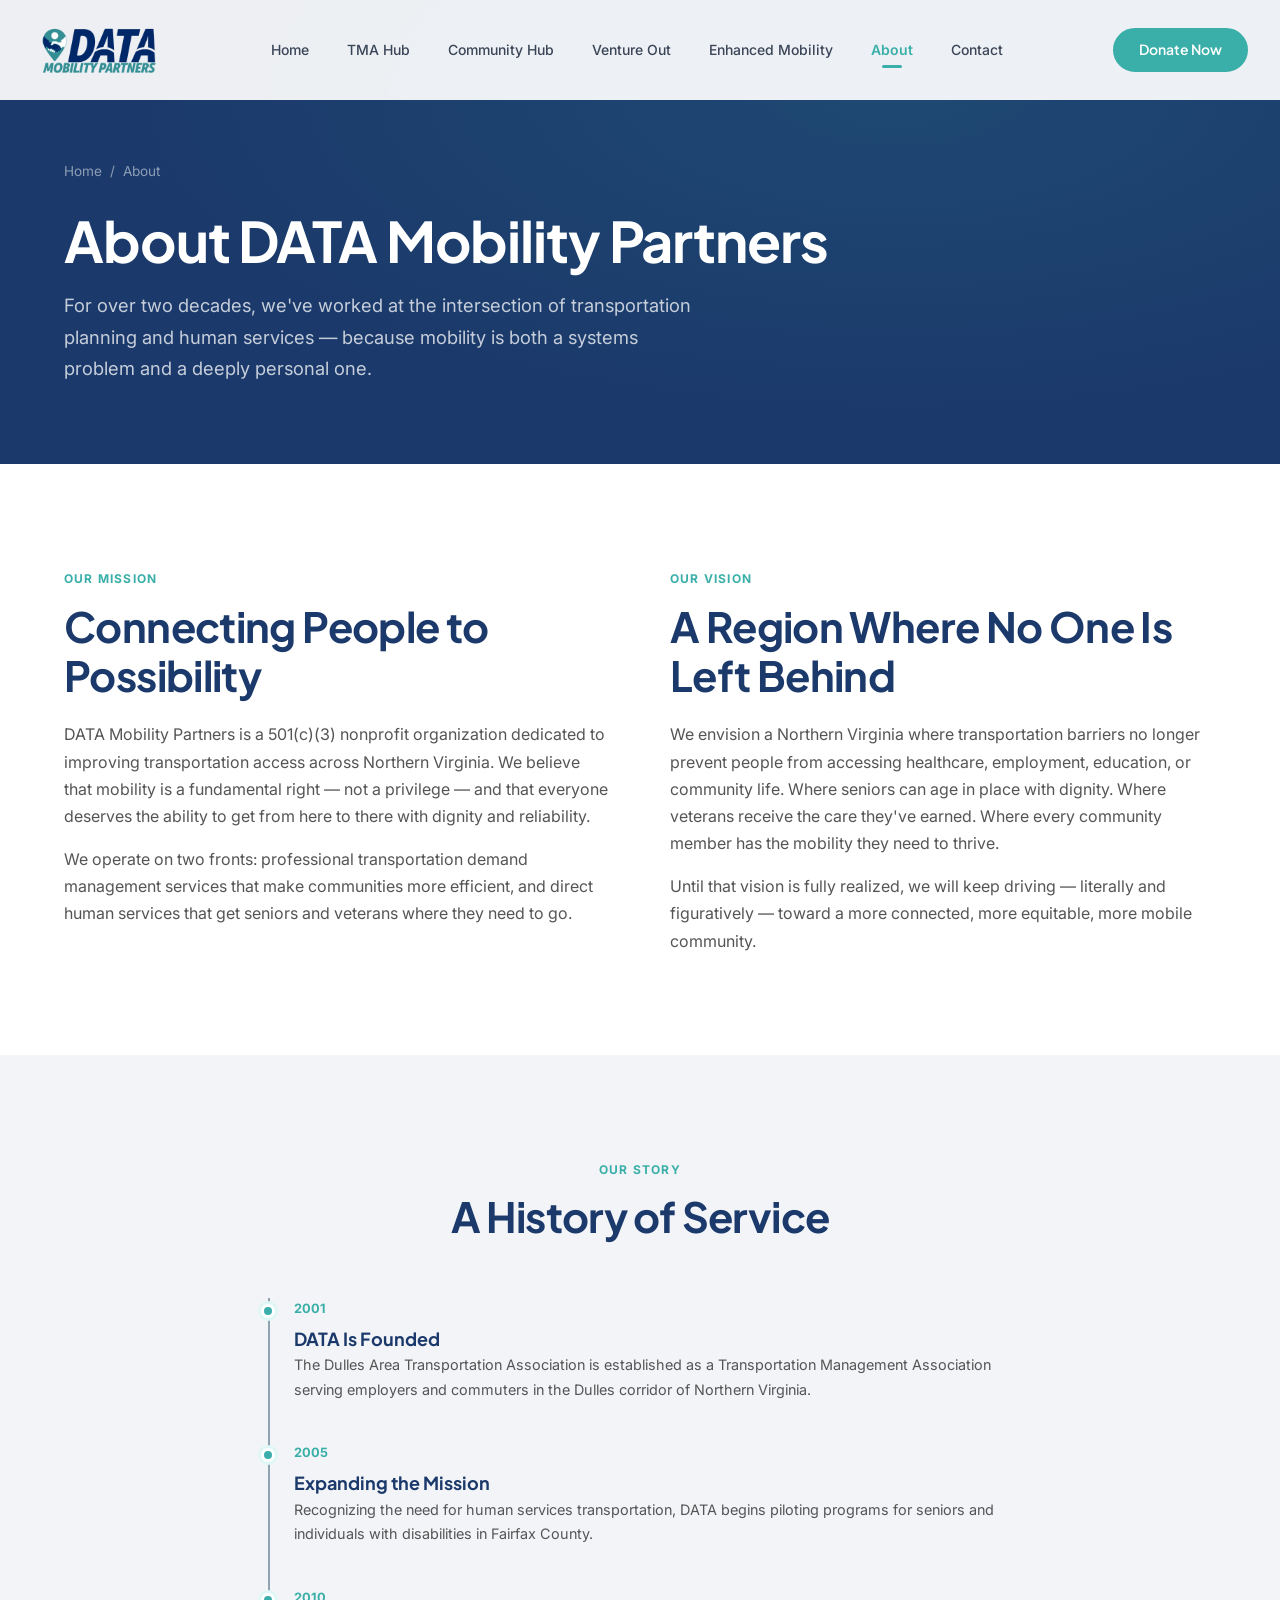
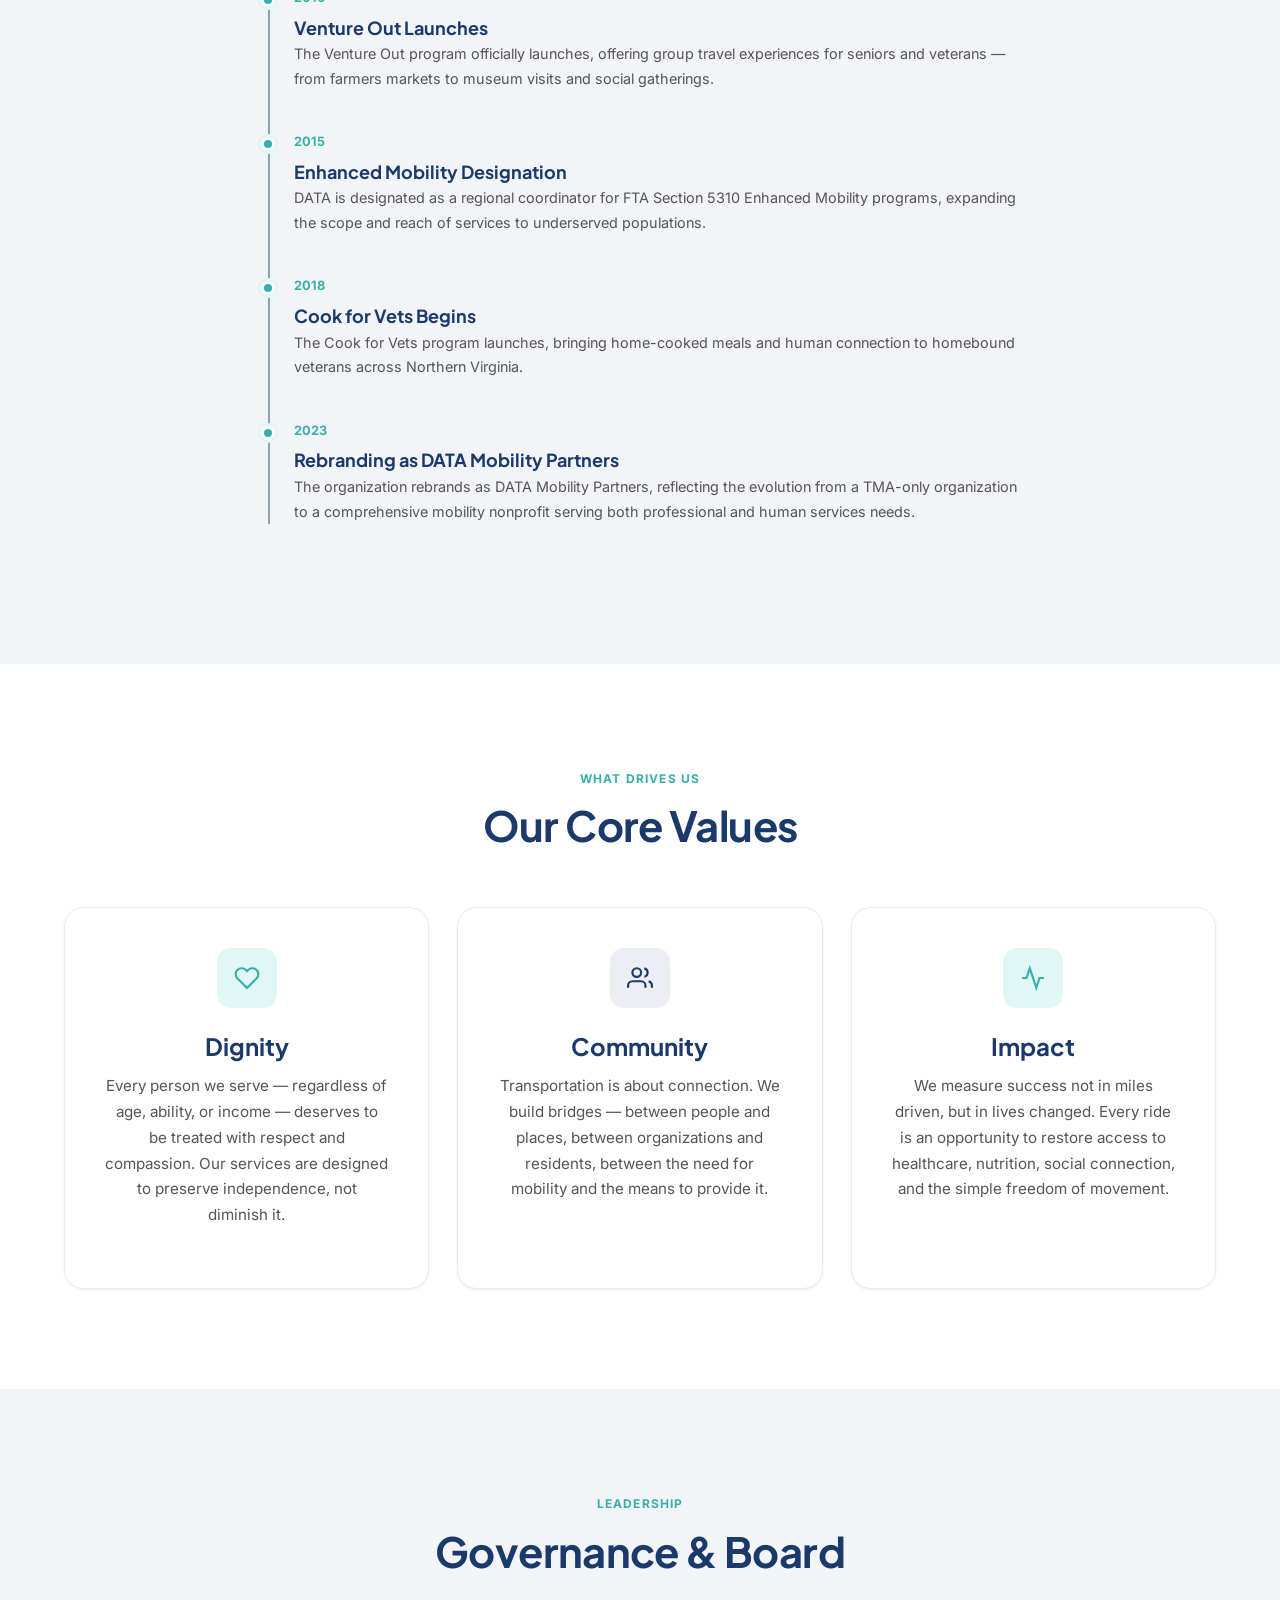
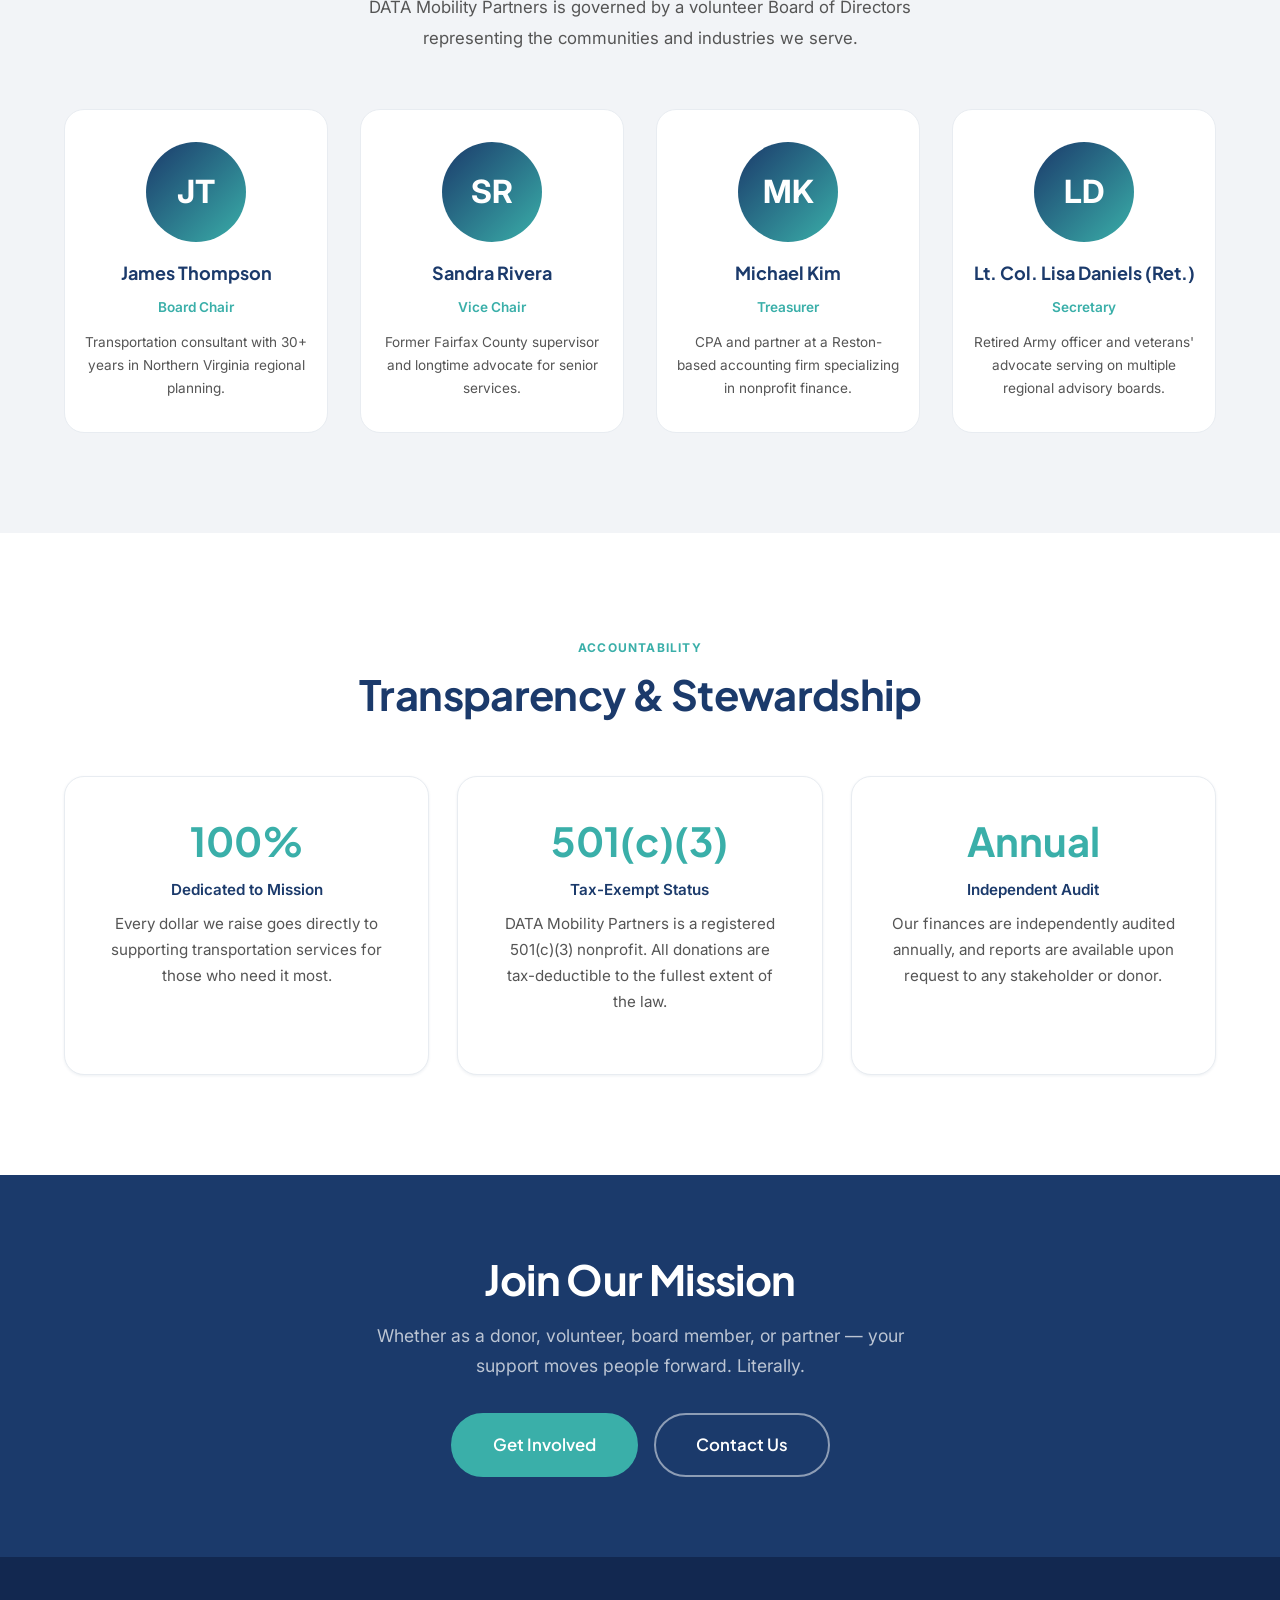
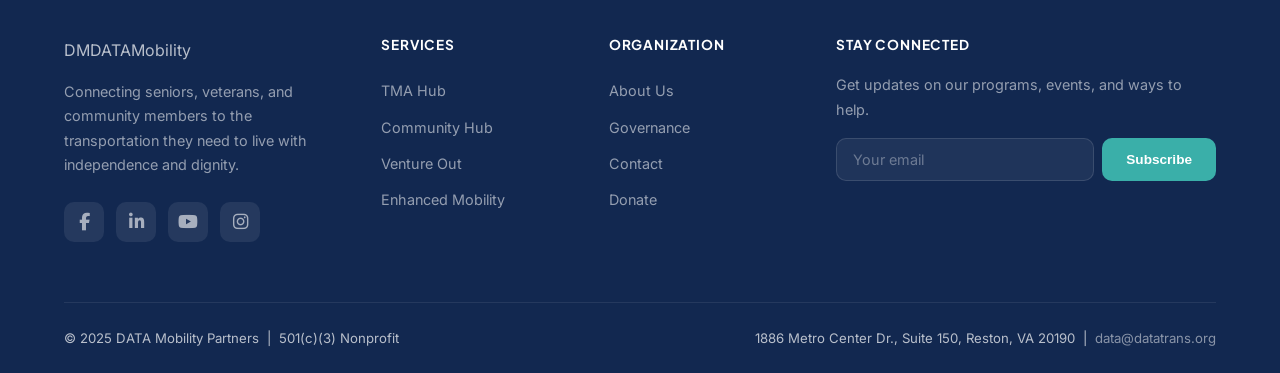
<file: about.html>
<!DOCTYPE html>
<html lang="en">
<head>
  <meta charset="UTF-8">
  <meta name="viewport" content="width=device-width, initial-scale=1.0">
  <title>About &amp; Governance | DATA Mobility Partners</title>
  <meta name="description" content="Learn about DATA Mobility Partners' mission, history, leadership, and governance structure as a 501(c)(3) nonprofit serving Northern Virginia.">
  <link rel="preconnect" href="https://fonts.googleapis.com">
  <link rel="preconnect" href="https://fonts.gstatic.com" crossorigin>
  <link href="https://fonts.googleapis.com/css2?family=Inter:wght@400;500;600&family=Plus+Jakarta+Sans:wght@600;700;800&display=swap" rel="stylesheet">
  <link rel="stylesheet" href="https://cdnjs.cloudflare.com/ajax/libs/font-awesome/6.5.1/css/all.min.css">
  <link rel="stylesheet" href="styles.css">
</head>
<body>

  <!-- ===== HEADER ===== -->
  <header class="site-header">
    <nav class="nav-inner">
      <a href="index.html" class="nav-logo">
        <img src="logo.png" alt="DATA Mobility Partners" style="background: transparent;">
      </a>
      <div class="nav-links">
        <a href="index.html">Home</a>
        <a href="tma-hub.html">TMA Hub</a>
        <a href="community-hub.html">Community Hub</a>
        <a href="venture-out.html">Venture Out</a>
        <a href="enhanced-mobility.html">Enhanced Mobility</a>
        <a href="about.html" class="active">About</a>
        <a href="contact.html">Contact</a>
      </div>
      <a href="contact.html" class="btn btn-primary btn-sm nav-cta">Donate Now</a>
      <button class="nav-toggle" aria-label="Toggle navigation" aria-expanded="false">
        <span></span><span></span><span></span>
      </button>
    </nav>
    <div class="mobile-menu">
      <a href="index.html">Home</a>
      <a href="tma-hub.html">TMA Hub</a>
      <a href="community-hub.html">Community Hub</a>
      <a href="venture-out.html">Venture Out</a>
      <a href="enhanced-mobility.html">Enhanced Mobility</a>
      <a href="about.html" class="active">About</a>
      <a href="contact.html">Contact</a>
      <a href="contact.html" class="btn btn-primary">Donate Now</a>
    </div>
  </header>

  <!-- ===== PAGE HERO ===== -->
  <section class="page-hero">
    <div class="container">
      <div class="page-hero-content fade-up">
        <div class="breadcrumb">
          <a href="index.html">Home</a>
          <span>/</span>
          <span>About</span>
        </div>
        <h1>About DATA Mobility Partners</h1>
        <p>For over two decades, we've worked at the intersection of transportation planning and human services — because mobility is both a systems problem and a deeply personal one.</p>
      </div>
    </div>
  </section>

  <!-- ===== MISSION & VISION ===== -->
  <section class="section">
    <div class="container">
      <div class="two-col fade-up">
        <div>
          <span class="section-label">Our Mission</span>
          <h2 style="margin-bottom:20px;">Connecting People to Possibility</h2>
          <p>DATA Mobility Partners is a 501(c)(3) nonprofit organization dedicated to improving transportation access across Northern Virginia. We believe that mobility is a fundamental right — not a privilege — and that everyone deserves the ability to get from here to there with dignity and reliability.</p>
          <p style="margin-top:16px;">We operate on two fronts: professional transportation demand management services that make communities more efficient, and direct human services that get seniors and veterans where they need to go.</p>
        </div>
        <div>
          <span class="section-label">Our Vision</span>
          <h2 style="margin-bottom:20px;">A Region Where No One Is Left Behind</h2>
          <p>We envision a Northern Virginia where transportation barriers no longer prevent people from accessing healthcare, employment, education, or community life. Where seniors can age in place with dignity. Where veterans receive the care they've earned. Where every community member has the mobility they need to thrive.</p>
          <p style="margin-top:16px;">Until that vision is fully realized, we will keep driving — literally and figuratively — toward a more connected, more equitable, more mobile community.</p>
        </div>
      </div>
    </div>
  </section>

  <!-- ===== HISTORY TIMELINE ===== -->
  <section class="section bg-gray">
    <div class="container">
      <div class="section-header centered fade-up">
        <span class="section-label">Our Story</span>
        <h2>A History of Service</h2>
      </div>
      <div class="container-narrow fade-up">
        <div class="timeline">
          <div class="timeline-item">
            <div class="year">2001</div>
            <h4>DATA Is Founded</h4>
            <p>The Dulles Area Transportation Association is established as a Transportation Management Association serving employers and commuters in the Dulles corridor of Northern Virginia.</p>
          </div>
          <div class="timeline-item">
            <div class="year">2005</div>
            <h4>Expanding the Mission</h4>
            <p>Recognizing the need for human services transportation, DATA begins piloting programs for seniors and individuals with disabilities in Fairfax County.</p>
          </div>
          <div class="timeline-item">
            <div class="year">2010</div>
            <h4>Venture Out Launches</h4>
            <p>The Venture Out program officially launches, offering group travel experiences for seniors and veterans — from farmers markets to museum visits and social gatherings.</p>
          </div>
          <div class="timeline-item">
            <div class="year">2015</div>
            <h4>Enhanced Mobility Designation</h4>
            <p>DATA is designated as a regional coordinator for FTA Section 5310 Enhanced Mobility programs, expanding the scope and reach of services to underserved populations.</p>
          </div>
          <div class="timeline-item">
            <div class="year">2018</div>
            <h4>Cook for Vets Begins</h4>
            <p>The Cook for Vets program launches, bringing home-cooked meals and human connection to homebound veterans across Northern Virginia.</p>
          </div>
          <div class="timeline-item">
            <div class="year">2023</div>
            <h4>Rebranding as DATA Mobility Partners</h4>
            <p>The organization rebrands as DATA Mobility Partners, reflecting the evolution from a TMA-only organization to a comprehensive mobility nonprofit serving both professional and human services needs.</p>
          </div>
        </div>
      </div>
    </div>
  </section>

  <!-- ===== VALUES ===== -->
  <section class="section">
    <div class="container">
      <div class="section-header centered fade-up">
        <span class="section-label">What Drives Us</span>
        <h2>Our Core Values</h2>
      </div>
      <div class="cards-grid-3 stagger-children">
        <div class="card fade-up text-center">
          <div class="card-icon teal" style="margin:0 auto 24px;">
            <svg width="26" height="26" fill="none" stroke="currentColor" stroke-width="2" viewBox="0 0 24 24"><path d="M20.84 4.61a5.5 5.5 0 0 0-7.78 0L12 5.67l-1.06-1.06a5.5 5.5 0 0 0-7.78 7.78l1.06 1.06L12 21.23l7.78-7.78 1.06-1.06a5.5 5.5 0 0 0 0-7.78z"/></svg>
          </div>
          <h3>Dignity</h3>
          <p>Every person we serve — regardless of age, ability, or income — deserves to be treated with respect and compassion. Our services are designed to preserve independence, not diminish it.</p>
        </div>
        <div class="card fade-up text-center">
          <div class="card-icon navy" style="margin:0 auto 24px;">
            <svg width="26" height="26" fill="none" stroke="currentColor" stroke-width="2" viewBox="0 0 24 24"><path d="M17 21v-2a4 4 0 0 0-4-4H5a4 4 0 0 0-4 4v2"/><circle cx="9" cy="7" r="4"/><path d="M23 21v-2a4 4 0 0 0-3-3.87"/><path d="M16 3.13a4 4 0 0 1 0 7.75"/></svg>
          </div>
          <h3>Community</h3>
          <p>Transportation is about connection. We build bridges — between people and places, between organizations and residents, between the need for mobility and the means to provide it.</p>
        </div>
        <div class="card fade-up text-center">
          <div class="card-icon teal" style="margin:0 auto 24px;">
            <svg width="26" height="26" fill="none" stroke="currentColor" stroke-width="2" viewBox="0 0 24 24"><polyline points="22 12 18 12 15 21 9 3 6 12 2 12"/></svg>
          </div>
          <h3>Impact</h3>
          <p>We measure success not in miles driven, but in lives changed. Every ride is an opportunity to restore access to healthcare, nutrition, social connection, and the simple freedom of movement.</p>
        </div>
      </div>
    </div>
  </section>

  <!-- ===== GOVERNANCE ===== -->
  <section class="section bg-gray" id="governance">
    <div class="container">
      <div class="section-header centered fade-up">
        <span class="section-label">Leadership</span>
        <h2>Governance &amp; Board</h2>
        <p>DATA Mobility Partners is governed by a volunteer Board of Directors representing the communities and industries we serve.</p>
      </div>
      <div class="team-grid stagger-children">
        <div class="team-card fade-up">
          <div class="avatar">JT</div>
          <h4>James Thompson</h4>
          <p class="role">Board Chair</p>
          <p>Transportation consultant with 30+ years in Northern Virginia regional planning.</p>
        </div>
        <div class="team-card fade-up">
          <div class="avatar">SR</div>
          <h4>Sandra Rivera</h4>
          <p class="role">Vice Chair</p>
          <p>Former Fairfax County supervisor and longtime advocate for senior services.</p>
        </div>
        <div class="team-card fade-up">
          <div class="avatar">MK</div>
          <h4>Michael Kim</h4>
          <p class="role">Treasurer</p>
          <p>CPA and partner at a Reston-based accounting firm specializing in nonprofit finance.</p>
        </div>
        <div class="team-card fade-up">
          <div class="avatar">LD</div>
          <h4>Lt. Col. Lisa Daniels (Ret.)</h4>
          <p class="role">Secretary</p>
          <p>Retired Army officer and veterans' advocate serving on multiple regional advisory boards.</p>
        </div>
      </div>
    </div>
  </section>

  <!-- ===== TRANSPARENCY ===== -->
  <section class="section">
    <div class="container">
      <div class="section-header centered fade-up">
        <span class="section-label">Accountability</span>
        <h2>Transparency &amp; Stewardship</h2>
      </div>
      <div class="cards-grid-3 stagger-children">
        <div class="card fade-up text-center">
          <h3 style="color:var(--teal);font-size:2.5rem;">100%</h3>
          <p style="font-weight:600;color:var(--navy);margin-bottom:8px;">Dedicated to Mission</p>
          <p>Every dollar we raise goes directly to supporting transportation services for those who need it most.</p>
        </div>
        <div class="card fade-up text-center">
          <h3 style="color:var(--teal);font-size:2.5rem;">501(c)(3)</h3>
          <p style="font-weight:600;color:var(--navy);margin-bottom:8px;">Tax-Exempt Status</p>
          <p>DATA Mobility Partners is a registered 501(c)(3) nonprofit. All donations are tax-deductible to the fullest extent of the law.</p>
        </div>
        <div class="card fade-up text-center">
          <h3 style="color:var(--teal);font-size:2.5rem;">Annual</h3>
          <p style="font-weight:600;color:var(--navy);margin-bottom:8px;">Independent Audit</p>
          <p>Our finances are independently audited annually, and reports are available upon request to any stakeholder or donor.</p>
        </div>
      </div>
    </div>
  </section>

  <!-- ===== CTA ===== -->
  <section class="section bg-navy text-center" style="padding:80px 0;">
    <div class="container fade-up">
      <h2 style="color:var(--white);margin-bottom:16px;">Join Our Mission</h2>
      <p style="color:rgba(255,255,255,.7);font-size:1.1rem;max-width:560px;margin:0 auto 32px;">Whether as a donor, volunteer, board member, or partner — your support moves people forward. Literally.</p>
      <div class="btn-group" style="justify-content:center;">
        <a href="contact.html" class="btn btn-primary btn-lg">Get Involved</a>
        <a href="contact.html" class="btn btn-outline btn-lg">Contact Us</a>
      </div>
    </div>
  </section>

  <!-- ===== FOOTER ===== -->
  <footer class="site-footer">
    <div class="container">
      <div class="footer-grid">
        <div class="footer-brand">
          <a href="index.html" class="nav-logo">
            <span class="logo-icon">DM</span>
            DATA <span class="teal">Mobility</span>
          </a>
          <p>Connecting seniors, veterans, and community members to the transportation they need to live with independence and dignity.</p>
          <div class="social-links">
            <a href="#" aria-label="Facebook"><i class="fab fa-facebook-f"></i></a>
            <a href="#" aria-label="LinkedIn"><i class="fab fa-linkedin-in"></i></a>
            <a href="#" aria-label="YouTube"><i class="fab fa-youtube"></i></a>
            <a href="https://www.instagram.com" aria-label="Instagram"><i class="fab fa-instagram"></i></a>
          </div>
        </div>
        <div class="footer-col">
          <h4>Services</h4>
          <a href="tma-hub.html">TMA Hub</a>
          <a href="community-hub.html">Community Hub</a>
          <a href="venture-out.html">Venture Out</a>
          <a href="enhanced-mobility.html">Enhanced Mobility</a>
        </div>
        <div class="footer-col">
          <h4>Organization</h4>
          <a href="about.html">About Us</a>
          <a href="about.html#governance">Governance</a>
          <a href="contact.html">Contact</a>
          <a href="contact.html">Donate</a>
        </div>
        <div class="footer-col footer-newsletter">
          <h4>Stay Connected</h4>
          <p>Get updates on our programs, events, and ways to help.</p>
          <form class="newsletter-form">
            <input type="email" placeholder="Your email" aria-label="Email for newsletter" required>
            <button type="submit">Subscribe</button>
          </form>
        </div>
      </div>
      <div class="footer-bottom">
        <span>&copy; 2025 DATA Mobility Partners &nbsp;|&nbsp; 501(c)(3) Nonprofit</span>
        <span>1886 Metro Center Dr., Suite 150, Reston, VA 20190 &nbsp;|&nbsp; <a href="mailto:data@datatrans.org">data@datatrans.org</a></span>
      </div>
    </div>
  </footer>

  <script src="main.js"></script>
</body>
</html>
</file>
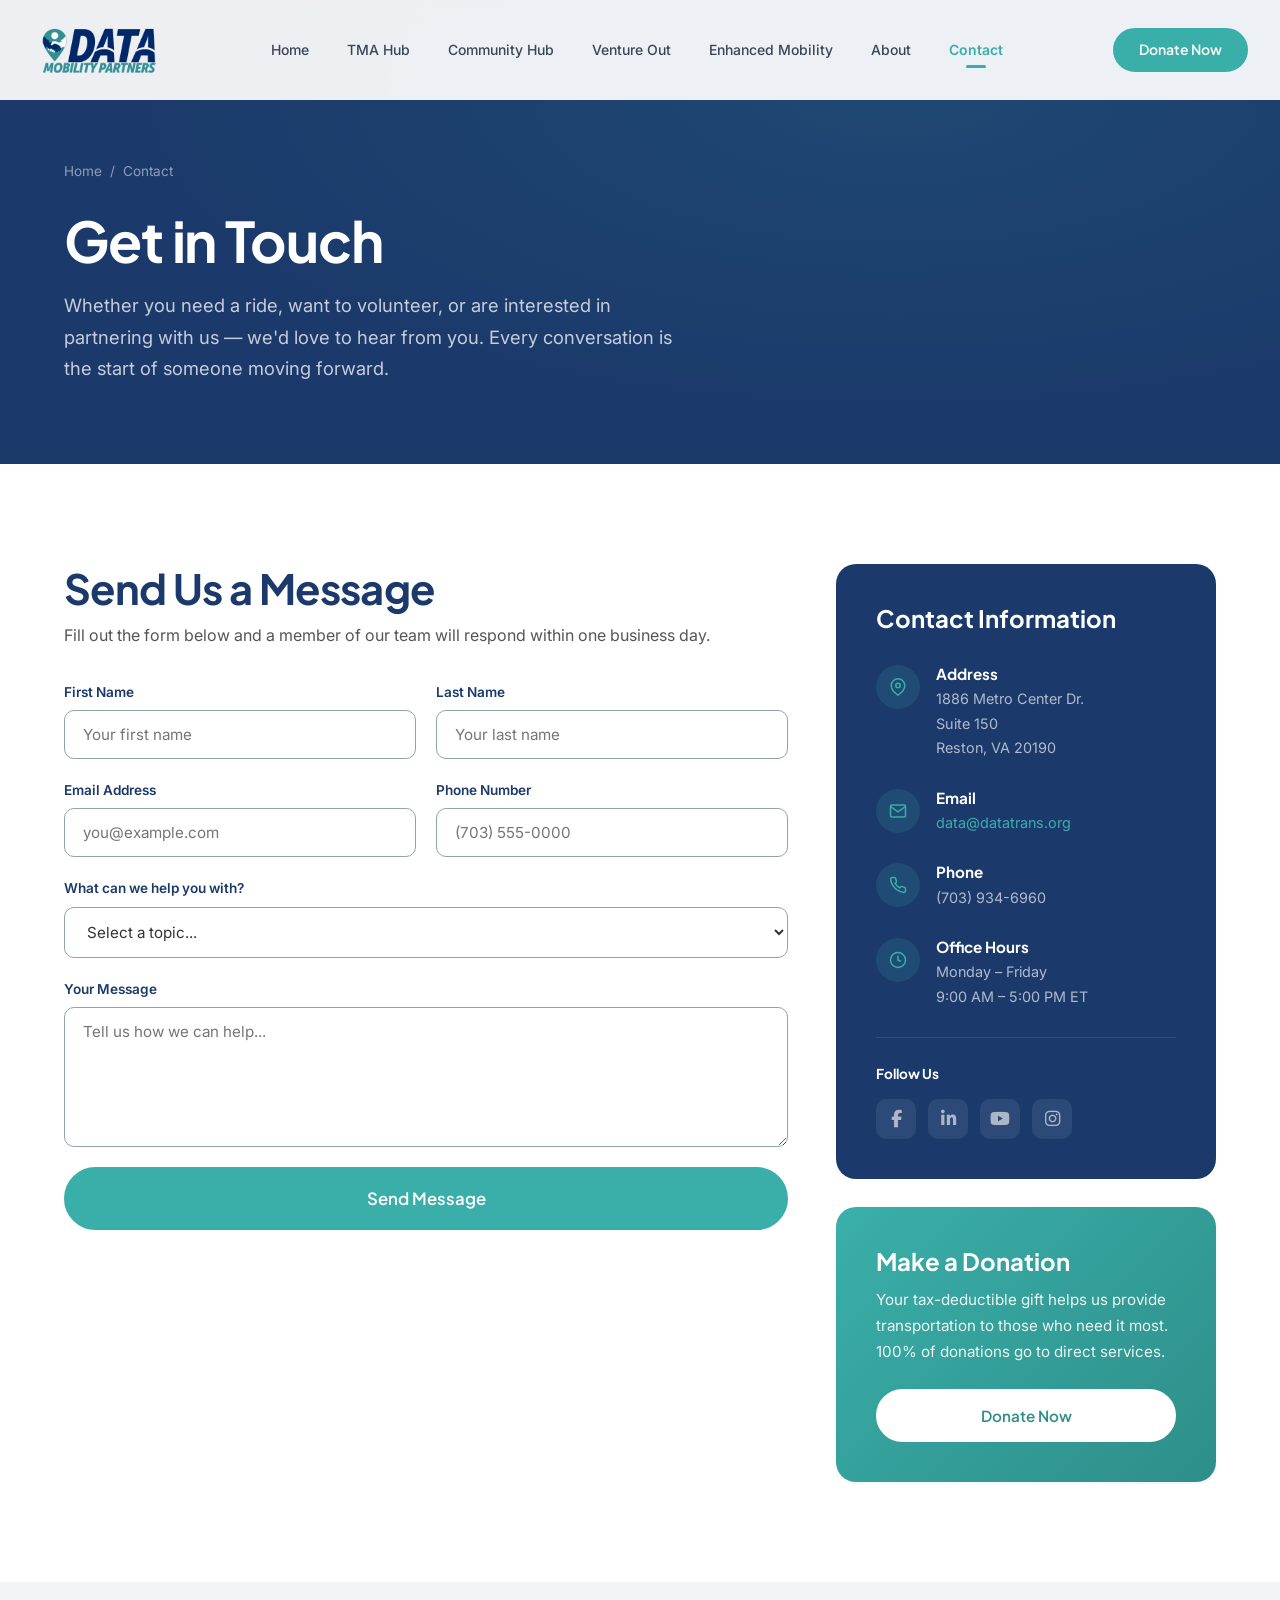
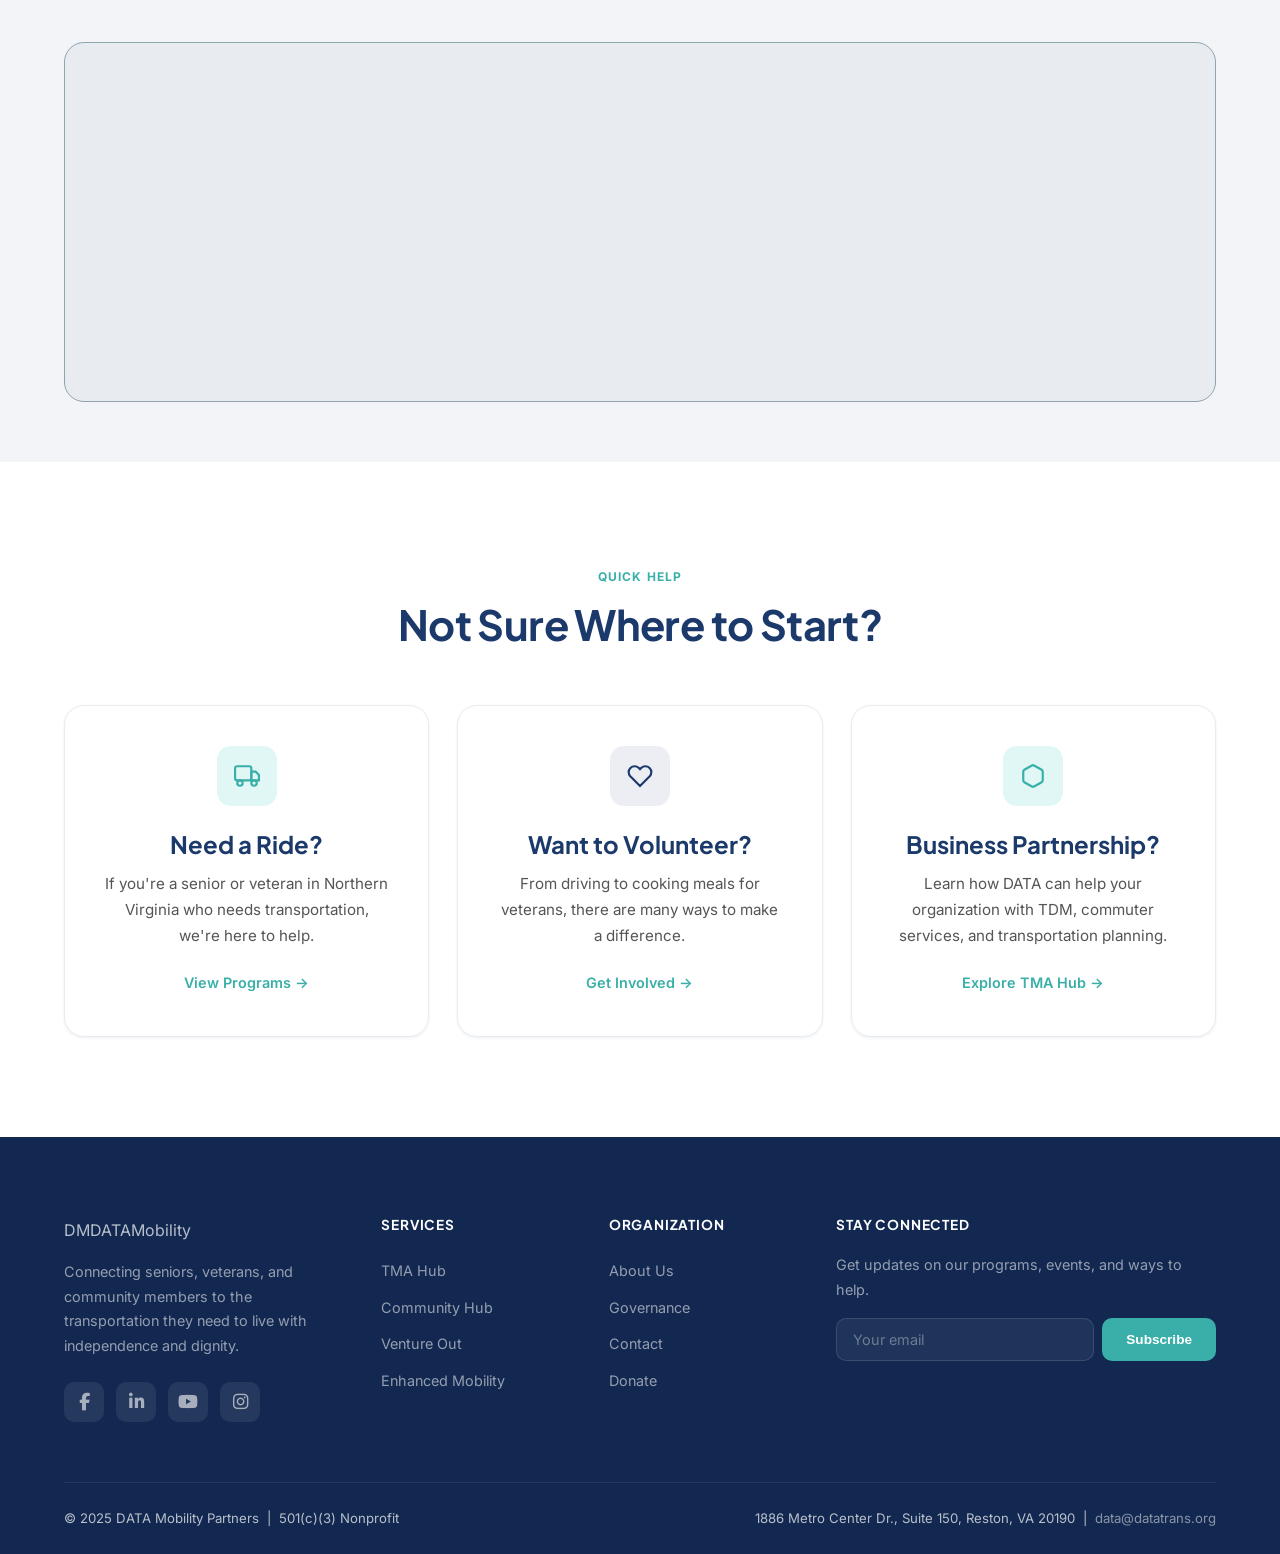
<file: contact.html>
<!DOCTYPE html>
<html lang="en">
<head>
  <meta charset="UTF-8">
  <meta name="viewport" content="width=device-width, initial-scale=1.0">
  <title>Contact Us | DATA Mobility Partners</title>
  <meta name="description" content="Get in touch with DATA Mobility Partners — whether you need transportation services, want to volunteer, or are interested in partnering with us.">
  <link rel="preconnect" href="https://fonts.googleapis.com">
  <link rel="preconnect" href="https://fonts.gstatic.com" crossorigin>
  <link href="https://fonts.googleapis.com/css2?family=Inter:wght@400;500;600&family=Plus+Jakarta+Sans:wght@600;700;800&display=swap" rel="stylesheet">
  <link rel="stylesheet" href="https://cdnjs.cloudflare.com/ajax/libs/font-awesome/6.5.1/css/all.min.css">
  <link rel="stylesheet" href="styles.css">
</head>
<body>

  <!-- ===== HEADER ===== -->
  <header class="site-header">
    <nav class="nav-inner">
      <a href="index.html" class="nav-logo">
        <img src="logo.png" alt="DATA Mobility Partners" style="background: transparent;">
      </a>
      <div class="nav-links">
        <a href="index.html">Home</a>
        <a href="tma-hub.html">TMA Hub</a>
        <a href="community-hub.html">Community Hub</a>
        <a href="venture-out.html">Venture Out</a>
        <a href="enhanced-mobility.html">Enhanced Mobility</a>
        <a href="about.html">About</a>
        <a href="contact.html" class="active">Contact</a>
      </div>
      <a href="contact.html" class="btn btn-primary btn-sm nav-cta">Donate Now</a>
      <button class="nav-toggle" aria-label="Toggle navigation" aria-expanded="false">
        <span></span><span></span><span></span>
      </button>
    </nav>
    <div class="mobile-menu">
      <a href="index.html">Home</a>
      <a href="tma-hub.html">TMA Hub</a>
      <a href="community-hub.html">Community Hub</a>
      <a href="venture-out.html">Venture Out</a>
      <a href="enhanced-mobility.html">Enhanced Mobility</a>
      <a href="about.html">About</a>
      <a href="contact.html" class="active">Contact</a>
      <a href="contact.html" class="btn btn-primary">Donate Now</a>
    </div>
  </header>

  <!-- ===== PAGE HERO ===== -->
  <section class="page-hero">
    <div class="container">
      <div class="page-hero-content fade-up">
        <div class="breadcrumb">
          <a href="index.html">Home</a>
          <span>/</span>
          <span>Contact</span>
        </div>
        <h1>Get in Touch</h1>
        <p>Whether you need a ride, want to volunteer, or are interested in partnering with us — we'd love to hear from you. Every conversation is the start of someone moving forward.</p>
      </div>
    </div>
  </section>

  <!-- ===== CONTACT FORM + SIDEBAR ===== -->
  <section class="section">
    <div class="container">
      <div class="layout-sidebar fade-up">
        <!-- Form -->
        <div>
          <h2 style="margin-bottom:8px;">Send Us a Message</h2>
          <p style="margin-bottom:32px;">Fill out the form below and a member of our team will respond within one business day.</p>
          <form id="contact-form">
            <div class="form-grid">
              <div class="form-group">
                <label for="first-name">First Name</label>
                <input type="text" id="first-name" name="first-name" placeholder="Your first name" required>
              </div>
              <div class="form-group">
                <label for="last-name">Last Name</label>
                <input type="text" id="last-name" name="last-name" placeholder="Your last name" required>
              </div>
              <div class="form-group">
                <label for="email">Email Address</label>
                <input type="email" id="email" name="email" placeholder="you@example.com" required>
              </div>
              <div class="form-group">
                <label for="phone">Phone Number</label>
                <input type="tel" id="phone" name="phone" placeholder="(703) 555-0000">
              </div>
              <div class="form-group full">
                <label for="subject">What can we help you with?</label>
                <select id="subject" name="subject" required>
                  <option value="" disabled selected>Select a topic...</option>
                  <option value="ride">I need transportation services</option>
                  <option value="venture-out">Venture Out program enrollment</option>
                  <option value="volunteer">I want to volunteer</option>
                  <option value="donate">I'd like to make a donation</option>
                  <option value="tma">TMA / Professional services inquiry</option>
                  <option value="partnership">Partnership opportunity</option>
                  <option value="media">Media inquiry</option>
                  <option value="other">Other</option>
                </select>
              </div>
              <div class="form-group full">
                <label for="message">Your Message</label>
                <textarea id="message" name="message" placeholder="Tell us how we can help..." required></textarea>
              </div>
              <div class="form-group full">
                <button type="submit" class="btn btn-primary btn-lg" style="width:100%;justify-content:center;">Send Message</button>
              </div>
            </div>
          </form>
        </div>

        <!-- Sidebar -->
        <div>
          <div class="contact-info-card">
            <h3>Contact Information</h3>
            <div class="contact-info-item">
              <div class="icon-circle">
                <svg width="18" height="18" fill="none" stroke="currentColor" stroke-width="2" viewBox="0 0 24 24"><path d="M21 10c0 7-9 13-9 13s-9-6-9-13a9 9 0 0 1 18 0z"/><circle cx="12" cy="10" r="3"/></svg>
              </div>
              <div>
                <h4>Address</h4>
                <p>1886 Metro Center Dr.<br>Suite 150<br>Reston, VA 20190</p>
              </div>
            </div>
            <div class="contact-info-item">
              <div class="icon-circle">
                <svg width="18" height="18" fill="none" stroke="currentColor" stroke-width="2" viewBox="0 0 24 24"><path d="M4 4h16c1.1 0 2 .9 2 2v12c0 1.1-.9 2-2 2H4c-1.1 0-2-.9-2-2V6c0-1.1.9-2 2-2z"/><polyline points="22,6 12,13 2,6"/></svg>
              </div>
              <div>
                <h4>Email</h4>
                <p><a href="mailto:data@datatrans.org" style="color:var(--teal);">data@datatrans.org</a></p>
              </div>
            </div>
            <div class="contact-info-item">
              <div class="icon-circle">
                <svg width="18" height="18" fill="none" stroke="currentColor" stroke-width="2" viewBox="0 0 24 24"><path d="M22 16.92v3a2 2 0 0 1-2.18 2 19.79 19.79 0 0 1-8.63-3.07 19.5 19.5 0 0 1-6-6 19.79 19.79 0 0 1-3.07-8.67A2 2 0 0 1 4.11 2h3a2 2 0 0 1 2 1.72 12.84 12.84 0 0 0 .7 2.81 2 2 0 0 1-.45 2.11L8.09 9.91a16 16 0 0 0 6 6l1.27-1.27a2 2 0 0 1 2.11-.45 12.84 12.84 0 0 0 2.81.7A2 2 0 0 1 22 16.92z"/></svg>
              </div>
              <div>
                <h4>Phone</h4>
                <p>(703) 934-6960</p>
              </div>
            </div>
            <div class="contact-info-item">
              <div class="icon-circle">
                <svg width="18" height="18" fill="none" stroke="currentColor" stroke-width="2" viewBox="0 0 24 24"><circle cx="12" cy="12" r="10"/><polyline points="12 6 12 12 16 14"/></svg>
              </div>
              <div>
                <h4>Office Hours</h4>
                <p>Monday – Friday<br>9:00 AM – 5:00 PM ET</p>
              </div>
            </div>

            <hr style="border:none;border-top:1px solid rgba(255,255,255,.1);margin:28px 0;">

            <h4 style="color:var(--white);font-size:.85rem;margin-bottom:16px;">Follow Us</h4>
            <div class="social-links">
            <a href="#" aria-label="Facebook"><i class="fab fa-facebook-f"></i></a>
            <a href="#" aria-label="LinkedIn"><i class="fab fa-linkedin-in"></i></a>
            <a href="#" aria-label="YouTube"><i class="fab fa-youtube"></i></a>
            <a href="https://www.instagram.com" aria-label="Instagram"><i class="fab fa-instagram"></i></a>
          </div>
          </div>

          <!-- Donate Card -->
          <div class="card" style="margin-top:28px;background:linear-gradient(135deg,var(--teal),var(--teal-dark));border:none;color:var(--white);">
            <h3 style="color:var(--white);margin-bottom:12px;">Make a Donation</h3>
            <p style="color:rgba(255,255,255,.9);margin-bottom:24px;">Your tax-deductible gift helps us provide transportation to those who need it most. 100% of donations go to direct services.</p>
            <a href="#" class="btn" style="background:var(--white);color:var(--teal-dark);border-color:var(--white);width:100%;justify-content:center;">Donate Now</a>
          </div>
        </div>
      </div>
    </div>
  </section>

  <!-- ===== MAP ===== -->
  <section class="section-sm bg-gray">
    <div class="container fade-up">
      <div class="map-placeholder">
        <iframe
          src="https://www.google.com/maps/embed?pb=!1m18!1m12!1m3!1d3104.8954392812797!2d-77.35910868464959!3d38.95518797955967!2m3!1f0!2f0!3f0!3m2!1i1024!2i768!4f13.1!3m3!1m2!1s0x89b64b6e15257f65%3A0x8b0c6f4b24a8a8f0!2s1886+Metro+Center+Dr%2C+Reston%2C+VA+20190!5e0!3m2!1sen!1sus!4v1690000000000"
          allowfullscreen="" loading="lazy"
          referrerpolicy="no-referrer-when-downgrade"
          title="DATA Mobility Partners office location"
        ></iframe>
      </div>
    </div>
  </section>

  <!-- ===== QUICK HELP ===== -->
  <section class="section">
    <div class="container">
      <div class="section-header centered fade-up">
        <span class="section-label">Quick Help</span>
        <h2>Not Sure Where to Start?</h2>
      </div>
      <div class="cards-grid-3 stagger-children">
        <div class="card fade-up text-center">
          <div class="card-icon teal" style="margin:0 auto 24px;">
            <svg width="26" height="26" fill="none" stroke="currentColor" stroke-width="2" viewBox="0 0 24 24"><rect x="1" y="3" width="15" height="13" rx="2"/><path d="M16 8h4l3 3v5h-7V8z"/><circle cx="5.5" cy="18.5" r="2.5"/><circle cx="18.5" cy="18.5" r="2.5"/></svg>
          </div>
          <h3>Need a Ride?</h3>
          <p>If you're a senior or veteran in Northern Virginia who needs transportation, we're here to help.</p>
          <a href="community-hub.html" class="card-link" style="justify-content:center;">View Programs →</a>
        </div>
        <div class="card fade-up text-center">
          <div class="card-icon navy" style="margin:0 auto 24px;">
            <svg width="26" height="26" fill="none" stroke="currentColor" stroke-width="2" viewBox="0 0 24 24"><path d="M20.84 4.61a5.5 5.5 0 0 0-7.78 0L12 5.67l-1.06-1.06a5.5 5.5 0 0 0-7.78 7.78l1.06 1.06L12 21.23l7.78-7.78 1.06-1.06a5.5 5.5 0 0 0 0-7.78z"/></svg>
          </div>
          <h3>Want to Volunteer?</h3>
          <p>From driving to cooking meals for veterans, there are many ways to make a difference.</p>
          <a href="venture-out.html" class="card-link" style="justify-content:center;">Get Involved →</a>
        </div>
        <div class="card fade-up text-center">
          <div class="card-icon teal" style="margin:0 auto 24px;">
            <svg width="26" height="26" fill="none" stroke="currentColor" stroke-width="2" viewBox="0 0 24 24"><path d="M21 16V8a2 2 0 0 0-1-1.73l-7-4a2 2 0 0 0-2 0l-7 4A2 2 0 0 0 3 8v8a2 2 0 0 0 1 1.73l7 4a2 2 0 0 0 2 0l7-4A2 2 0 0 0 21 16z"/></svg>
          </div>
          <h3>Business Partnership?</h3>
          <p>Learn how DATA can help your organization with TDM, commuter services, and transportation planning.</p>
          <a href="tma-hub.html" class="card-link" style="justify-content:center;">Explore TMA Hub →</a>
        </div>
      </div>
    </div>
  </section>

  <!-- ===== FOOTER ===== -->
  <footer class="site-footer">
    <div class="container">
      <div class="footer-grid">
        <div class="footer-brand">
          <a href="index.html" class="nav-logo">
            <span class="logo-icon">DM</span>
            DATA <span class="teal">Mobility</span>
          </a>
          <p>Connecting seniors, veterans, and community members to the transportation they need to live with independence and dignity.</p>
          <div class="social-links">
            <a href="#" aria-label="Facebook"><i class="fab fa-facebook-f"></i></a>
            <a href="#" aria-label="LinkedIn"><i class="fab fa-linkedin-in"></i></a>
            <a href="#" aria-label="YouTube"><i class="fab fa-youtube"></i></a>
            <a href="https://www.instagram.com" aria-label="Instagram"><i class="fab fa-instagram"></i></a>
          </div>
        </div>
        <div class="footer-col">
          <h4>Services</h4>
          <a href="tma-hub.html">TMA Hub</a>
          <a href="community-hub.html">Community Hub</a>
          <a href="venture-out.html">Venture Out</a>
          <a href="enhanced-mobility.html">Enhanced Mobility</a>
        </div>
        <div class="footer-col">
          <h4>Organization</h4>
          <a href="about.html">About Us</a>
          <a href="about.html#governance">Governance</a>
          <a href="contact.html">Contact</a>
          <a href="contact.html">Donate</a>
        </div>
        <div class="footer-col footer-newsletter">
          <h4>Stay Connected</h4>
          <p>Get updates on our programs, events, and ways to help.</p>
          <form class="newsletter-form">
            <input type="email" placeholder="Your email" aria-label="Email for newsletter" required>
            <button type="submit">Subscribe</button>
          </form>
        </div>
      </div>
      <div class="footer-bottom">
        <span>&copy; 2025 DATA Mobility Partners &nbsp;|&nbsp; 501(c)(3) Nonprofit</span>
        <span>1886 Metro Center Dr., Suite 150, Reston, VA 20190 &nbsp;|&nbsp; <a href="mailto:data@datatrans.org">data@datatrans.org</a></span>
      </div>
    </div>
  </footer>

  <script src="main.js"></script>
</body>
</html>
</file>
<file: styles.css>
/* ===================================================================
   DATA Mobility Partners — Master Stylesheet
   Brand: Navy #1B3A6B | Teal #3AAFA9 | Gold #D4A017 | Soft White #F2F4F7
   =================================================================== */

/* ---------- Reset & Base ---------- */
*, *::before, *::after { box-sizing: border-box; margin: 0; padding: 0; }

:root {
  --navy:       #1B3A6B;
  --navy-dark:  #122850;
  --teal:       #3AAFA9;
  --teal-dark:  #2E8E89;
  --teal-light: #E0F7F6;
  --gold:       #D4A017;
  --gold-dark:  #B8890F;
  --gold-light: #FDF5E0;
  --white:      #FFFFFF;
  --gray-bg:    #F2F4F7;
  --gray-100:   #E8ECF1;
  --gray-200:   #8FA3B1;
  --gray-500:   #8FA3B1;
  --gray-700:   #3A4558;
  --text:       #333333;
  --text-light: #555555;
  --sky-slate:  #8FA3B1;
  --shadow-sm:  0 1px 3px rgba(27,58,107,.08);
  --shadow-md:  0 4px 16px rgba(27,58,107,.10);
  --shadow-lg:  0 12px 40px rgba(27,58,107,.12);
  --shadow-xl:  0 20px 60px rgba(27,58,107,.15);
  --radius:     12px;
  --radius-lg:  20px;
  --transition: .3s cubic-bezier(.4,0,.2,1);
}

html { scroll-behavior: smooth; font-size: 16px; }

body {
  font-family: 'Inter', system-ui, -apple-system, sans-serif;
  color: var(--text);
  background: var(--white);
  line-height: 1.7;
  -webkit-font-smoothing: antialiased;
  overflow-x: hidden;
}

img { max-width: 100%; height: auto; display: block; }
a   { color: inherit; text-decoration: none; }
ul, ol { list-style: none; }

h1, h2, h3, h4, h5 {
  font-family: 'Plus Jakarta Sans', 'Inter', sans-serif;
  font-weight: 700;
  line-height: 1.2;
  color: var(--navy);
}

h1 { font-size: clamp(2.2rem, 5vw, 3.5rem); letter-spacing: -.02em; }
h2 { font-size: clamp(1.8rem, 4vw, 2.6rem); letter-spacing: -.015em; }
h3 { font-size: clamp(1.2rem, 2.5vw, 1.5rem); }
h4 { font-size: 1.125rem; }

p { color: var(--text-light); }

/* ---------- Utility ---------- */
.container  { width: 100%; max-width: 1200px; margin: 0 auto; padding: 0 24px; }
.container-narrow { width: 100%; max-width: 820px; margin: 0 auto; padding: 0 24px; }

.section    { padding: 100px 0; }
.section-sm { padding: 60px 0; }

.text-center { text-align: center; }
.text-white  { color: var(--white); }
.text-navy   { color: var(--navy); }
.text-teal   { color: var(--teal); }

.bg-white { background: var(--white); }
.bg-gray  { background: var(--gray-bg); }
.bg-navy  { background: var(--navy); }
.bg-teal  { background: var(--teal); }

.sr-only {
  position: absolute; width: 1px; height: 1px;
  padding: 0; margin: -1px; overflow: hidden;
  clip: rect(0,0,0,0); border: 0;
}

/* ---------- Buttons ---------- */
.btn {
  display: inline-flex; align-items: center; gap: 8px;
  padding: 14px 32px; border-radius: 50px;
  font-family: 'Plus Jakarta Sans', sans-serif;
  font-weight: 600; font-size: .95rem;
  border: 2px solid transparent;
  cursor: pointer; transition: var(--transition);
  text-align: center; line-height: 1.4;
}

.btn-primary {
  background: var(--teal); color: var(--white); border-color: var(--teal);
}
.btn-primary:hover {
  background: var(--teal-dark); border-color: var(--teal-dark);
  transform: translateY(-2px); box-shadow: var(--shadow-md);
}

.btn-outline {
  background: transparent; color: var(--white); border-color: rgba(255,255,255,.5);
}
.btn-outline:hover {
  background: var(--white); color: var(--navy);
  border-color: var(--white); transform: translateY(-2px);
}

.btn-navy {
  background: var(--navy); color: var(--white); border-color: var(--navy);
}
.btn-navy:hover {
  background: var(--navy-dark); border-color: var(--navy-dark);
  transform: translateY(-2px); box-shadow: var(--shadow-md);
}

.btn-outline-navy {
  background: transparent; color: var(--navy); border-color: var(--navy);
}
.btn-outline-navy:hover {
  background: var(--navy); color: var(--white);
  transform: translateY(-2px);
}

.btn-sm { padding: 10px 24px; font-size: .875rem; }
.btn-lg { padding: 18px 40px; font-size: 1.05rem; }

.btn-group { display: flex; flex-wrap: wrap; gap: 16px; }

/* ---------- Navigation ---------- */
.site-header {
  position: fixed; top: 0; left: 0; right: 0;
  z-index: 1000;
  background: rgba(255,255,255,.92);
  backdrop-filter: blur(20px);
  -webkit-backdrop-filter: blur(20px);
  border-bottom: none;
  transition: var(--transition);
}

.site-header.scrolled {
  box-shadow: var(--shadow-sm);
}

.nav-inner {
  display: flex; align-items: center; justify-content: space-between;
  height: 100px; max-width: 1320px; margin: 0 auto; padding: 0 32px;
}

.nav-logo {
  display: flex; align-items: center;
  background: transparent; padding: 0; border: none;
}

.nav-logo img {
  height: 70px; width: auto; vertical-align: middle;
  background: transparent; border: none; padding: 0;
}

.nav-links {
  display: flex; align-items: center; gap: 6px;
}

.nav-links a {
  padding: 8px 16px; border-radius: 8px;
  font-size: .875rem; font-weight: 500;
  color: var(--gray-700);
  transition: var(--transition);
  position: relative;
}

.nav-links a:hover {
  color: var(--navy); background: var(--gray-bg);
}

.nav-links a.active {
  color: var(--teal); font-weight: 600;
}

.nav-links a.active::after {
  content: '';
  position: absolute; bottom: 2px; left: 50%; transform: translateX(-50%);
  width: 20px; height: 3px; border-radius: 3px;
  background: var(--teal);
}

.nav-cta {
  margin-left: 12px;
}

/* Mobile nav toggle */
.nav-toggle {
  display: none; background: none; border: none;
  cursor: pointer; padding: 8px;
  flex-direction: column; gap: 5px;
}
.nav-toggle span {
  width: 24px; height: 2.5px; border-radius: 2px;
  background: var(--navy); transition: var(--transition);
}

/* Mobile menu */
.mobile-menu {
  display: none; position: fixed;
  top: 100px; left: 0; right: 0; bottom: 0;
  background: var(--white); z-index: 999;
  padding: 24px; overflow-y: auto;
}
.mobile-menu.open { display: block; }

.mobile-menu a {
  display: block; padding: 14px 16px; border-radius: 10px;
  font-size: 1rem; font-weight: 500; color: var(--gray-700);
  transition: var(--transition);
}
.mobile-menu a:hover { background: var(--gray-bg); color: var(--navy); }
.mobile-menu a.active { color: var(--teal); background: var(--teal-light); font-weight: 600; }

.mobile-menu .btn {
  width: 100%; justify-content: center; margin-top: 16px;
}

@media (max-width: 1024px) {
  .nav-links, .nav-cta { display: none; }
  .nav-toggle { display: flex; }
}

/* ---------- Hero ---------- */
.hero {
  position: relative;
  min-height: 92vh;
  display: flex; align-items: center;
  background: var(--navy);
  overflow: hidden;
}

.hero-bg {
  position: absolute; inset: 0;
}

.hero-bg img {
  width: 100%; height: 100%;
  object-fit: cover; opacity: .25;
}

.hero-bg::after {
  content: '';
  position: absolute; inset: 0;
  background: linear-gradient(135deg, rgba(27,58,107,.92) 0%, rgba(27,58,107,.7) 50%, rgba(58,175,169,.3) 100%);
}

.hero-content {
  position: relative; z-index: 2;
  max-width: 720px;
  padding: 120px 0 80px;
}

.hero-badge {
  display: inline-flex; align-items: center; gap: 8px;
  padding: 8px 18px; border-radius: 50px;
  background: rgba(58,175,169,.15);
  border: 1px solid rgba(58,175,169,.3);
  color: var(--teal); font-size: .8rem; font-weight: 600;
  letter-spacing: .04em; text-transform: uppercase;
  margin-bottom: 24px;
}

.hero h1 {
  color: var(--white);
  margin-bottom: 24px;
  font-size: clamp(2.8rem, 6vw, 4.2rem);
}

.hero h1 .highlight {
  background: linear-gradient(135deg, var(--teal), #6DD5D0);
  -webkit-background-clip: text;
  -webkit-text-fill-color: transparent;
  background-clip: text;
}

.hero p {
  color: rgba(255,255,255,.8);
  font-size: clamp(1.05rem, 2vw, 1.2rem);
  line-height: 1.8;
  margin-bottom: 40px;
  max-width: 600px;
}

/* Page hero — smaller variant */
.page-hero {
  position: relative;
  padding: 160px 0 80px;
  background: var(--navy);
  overflow: hidden;
}

.page-hero::before {
  content: '';
  position: absolute; inset: 0;
  background: radial-gradient(ellipse at 70% 20%, rgba(58,175,169,.12), transparent 60%);
}

.page-hero-content {
  position: relative; z-index: 2;
}

.page-hero h1 {
  color: var(--white);
  margin-bottom: 16px;
}

.page-hero p {
  color: rgba(255,255,255,.75);
  font-size: 1.15rem;
  max-width: 640px;
}

.page-hero .breadcrumb {
  display: flex; align-items: center; gap: 8px;
  margin-bottom: 24px;
  font-size: .85rem; color: rgba(255,255,255,.5);
}
.page-hero .breadcrumb a { color: rgba(255,255,255,.5); transition: var(--transition); }
.page-hero .breadcrumb a:hover { color: var(--teal); }

/* ---------- Cards ---------- */
.card {
  background: var(--white);
  border-radius: var(--radius-lg);
  padding: 40px;
  box-shadow: var(--shadow-sm);
  border: 1px solid var(--gray-100);
  transition: var(--transition);
}

.card:hover {
  transform: translateY(-4px);
  box-shadow: var(--shadow-lg);
  border-color: transparent;
}

.card-icon {
  width: 60px; height: 60px; border-radius: 14px;
  display: flex; align-items: center; justify-content: center;
  font-size: 1.6rem; margin-bottom: 24px;
}

.card-icon.teal  { background: var(--teal-light); color: var(--teal); }
.card-icon.navy  { background: rgba(27,43,107,.08); color: var(--navy); }

.card h3 { margin-bottom: 12px; }

.card p {
  font-size: .95rem; line-height: 1.7;
  margin-bottom: 20px;
}

.card-link {
  display: inline-flex; align-items: center; gap: 6px;
  font-weight: 600; font-size: .9rem; color: var(--teal);
  transition: var(--transition);
}

.card-link:hover { gap: 10px; color: var(--teal-dark); }

.cards-grid {
  display: grid;
  grid-template-columns: repeat(auto-fit, minmax(320px, 1fr));
  gap: 32px;
}

.cards-grid-3 {
  display: grid;
  grid-template-columns: repeat(auto-fit, minmax(280px, 1fr));
  gap: 28px;
}

/* ---------- Stats Bar ---------- */
.stats-bar {
  background: var(--navy);
  padding: 56px 0;
}

.stats-grid {
  display: grid;
  grid-template-columns: repeat(4, 1fr);
  gap: 32px;
  text-align: center;
}

.stat-item h3 {
  color: var(--teal);
  font-size: clamp(1.8rem, 3.5vw, 2.8rem);
  margin-bottom: 8px;
}

.stat-item p {
  color: rgba(255,255,255,.7);
  font-size: .9rem; font-weight: 500;
}

@media (max-width: 768px) {
  .stats-grid { grid-template-columns: repeat(2, 1fr); gap: 40px 20px; }
}

/* ---------- Spotlight / CTA Sections ---------- */
.spotlight {
  position: relative;
  padding: 80px 0;
  background: linear-gradient(135deg, var(--navy) 0%, var(--navy-dark) 100%);
  overflow: hidden;
}

.spotlight::before {
  content: '';
  position: absolute; inset: 0;
  background: radial-gradient(ellipse at 80% 50%, rgba(58,175,169,.1), transparent 70%);
}

.spotlight-inner {
  position: relative; z-index: 2;
  display: flex; align-items: center; gap: 60px;
}

.spotlight-content { flex: 1; }
.spotlight-content h2 { color: var(--white); margin-bottom: 16px; }
.spotlight-content p  { color: rgba(255,255,255,.75); margin-bottom: 32px; font-size: 1.05rem; }

.spotlight-visual {
  flex: 0 0 320px;
  display: flex; align-items: center; justify-content: center;
}

.heart-icon {
  width: 200px; height: 200px; border-radius: 50%;
  background: linear-gradient(135deg, var(--teal), #6DD5D0);
  display: flex; align-items: center; justify-content: center;
  font-size: 5rem; color: var(--white);
  box-shadow: 0 0 80px rgba(58,175,169,.3);
  animation: pulse 3s ease-in-out infinite;
}

@keyframes pulse {
  0%, 100% { transform: scale(1); }
  50% { transform: scale(1.05); }
}

@media (max-width: 768px) {
  .spotlight-inner { flex-direction: column; text-align: center; }
  .spotlight-visual { flex: none; }
}

/* ---------- Section Headers ---------- */
.section-header {
  max-width: 640px;
  margin-bottom: 56px;
}

.section-header.centered {
  margin-left: auto; margin-right: auto;
  text-align: center;
}

.section-label {
  display: inline-block;
  font-size: .75rem; font-weight: 700;
  letter-spacing: .1em; text-transform: uppercase;
  color: var(--teal);
  margin-bottom: 12px;
}

.section-header h2 { margin-bottom: 16px; }

.section-header p {
  font-size: 1.05rem; line-height: 1.8;
}

/* ---------- Feature Row ---------- */
.feature-row {
  display: flex; align-items: center; gap: 80px;
  padding: 60px 0;
}

.feature-row.reverse { flex-direction: row-reverse; }

.feature-text { flex: 1; }
.feature-text h3 { margin-bottom: 16px; }
.feature-text p  { margin-bottom: 24px; }

.feature-image {
  flex: 1;
  border-radius: var(--radius-lg);
  overflow: hidden;
  box-shadow: var(--shadow-lg);
}

.feature-image img {
  width: 100%; height: 360px;
  object-fit: cover;
}

@media (max-width: 768px) {
  .feature-row, .feature-row.reverse { flex-direction: column; gap: 40px; }
}

/* ---------- Lists ---------- */
.check-list {
  display: grid; gap: 14px;
}

.check-list li {
  display: flex; align-items: flex-start; gap: 12px;
  font-size: .95rem; color: var(--text-light);
}

.check-list li::before {
  content: '✓';
  flex-shrink: 0;
  width: 24px; height: 24px; border-radius: 50%;
  background: var(--teal-light); color: var(--teal);
  display: flex; align-items: center; justify-content: center;
  font-weight: 700; font-size: .75rem;
}

/* ---------- Accordion ---------- */
.accordion-item {
  border: 1px solid var(--gray-100);
  border-radius: var(--radius);
  overflow: hidden;
  margin-bottom: 12px;
  transition: var(--transition);
}

.accordion-item:hover { border-color: var(--gray-200); }

.accordion-trigger {
  width: 100%; display: flex; align-items: center; justify-content: space-between;
  padding: 20px 24px; background: var(--white);
  border: none; cursor: pointer;
  font-family: 'Plus Jakarta Sans', sans-serif;
  font-size: 1rem; font-weight: 600; color: var(--navy);
  text-align: left;
}

.accordion-trigger .icon {
  font-size: 1.2rem; transition: var(--transition);
  color: var(--teal);
}

.accordion-item.open .accordion-trigger .icon {
  transform: rotate(45deg);
}

.accordion-body {
  max-height: 0; overflow: hidden;
  transition: max-height .4s ease;
}

.accordion-body-inner {
  padding: 0 24px 20px;
  font-size: .95rem; color: var(--text-light); line-height: 1.8;
}

/* ---------- Team Grid ---------- */
.team-grid {
  display: grid;
  grid-template-columns: repeat(auto-fit, minmax(240px, 1fr));
  gap: 32px;
}

.team-card {
  text-align: center;
  padding: 32px 20px;
  border-radius: var(--radius-lg);
  background: var(--white);
  border: 1px solid var(--gray-100);
  transition: var(--transition);
}

.team-card:hover {
  transform: translateY(-4px);
  box-shadow: var(--shadow-md);
}

.team-card .avatar {
  width: 100px; height: 100px; border-radius: 50%;
  margin: 0 auto 20px;
  background: linear-gradient(135deg, var(--navy), var(--teal));
  display: flex; align-items: center; justify-content: center;
  color: var(--white); font-size: 2rem; font-weight: 700;
}

.team-card h4 { margin-bottom: 4px; }
.team-card .role { font-size: .85rem; color: var(--teal); font-weight: 600; }
.team-card p { font-size: .85rem; margin-top: 12px; }

/* ---------- Contact Form ---------- */
.form-grid {
  display: grid;
  grid-template-columns: 1fr 1fr;
  gap: 20px;
}

.form-group { display: flex; flex-direction: column; gap: 6px; }
.form-group.full { grid-column: 1 / -1; }

.form-group label {
  font-size: .85rem; font-weight: 600; color: var(--navy);
}

.form-group input,
.form-group select,
.form-group textarea {
  padding: 14px 18px; border-radius: 10px;
  border: 1.5px solid var(--gray-200);
  font-family: 'Inter', sans-serif;
  font-size: .95rem; color: var(--text);
  background: var(--white);
  transition: var(--transition);
}

.form-group input:focus,
.form-group select:focus,
.form-group textarea:focus {
  outline: none;
  border-color: var(--teal);
  box-shadow: 0 0 0 4px rgba(58,175,169,.1);
}

.form-group textarea { min-height: 140px; resize: vertical; }

@media (max-width: 600px) {
  .form-grid { grid-template-columns: 1fr; }
}

/* ---------- Contact Info Sidebar ---------- */
.contact-info-card {
  background: var(--navy);
  border-radius: var(--radius-lg);
  padding: 40px;
  color: var(--white);
}

.contact-info-card h3 { color: var(--white); margin-bottom: 32px; }

.contact-info-item {
  display: flex; align-items: flex-start; gap: 16px;
  margin-bottom: 28px;
}

.contact-info-item .icon-circle {
  width: 44px; height: 44px; border-radius: 50%;
  background: rgba(58,175,169,.15);
  display: flex; align-items: center; justify-content: center;
  color: var(--teal); font-size: 1.1rem; flex-shrink: 0;
}

.contact-info-item h4 {
  color: var(--white); font-size: .95rem;
  margin-bottom: 4px;
}

.contact-info-item p {
  color: rgba(255,255,255,.65); font-size: .9rem;
}

/* ---------- Footer ---------- */
.site-footer {
  background: var(--navy-dark);
  padding: 80px 0 0;
  color: rgba(255,255,255,.7);
}

.footer-grid {
  display: grid;
  grid-template-columns: 1.5fr 1fr 1fr 1.2fr;
  gap: 48px;
  padding-bottom: 60px;
  border-bottom: 1px solid rgba(255,255,255,.08);
}

.footer-brand .nav-logo {
  margin-bottom: 16px;
}

.footer-brand .nav-logo img {
  height: 90px; width: auto; vertical-align: middle;
  background: transparent; border: none; padding: 0;
  filter: brightness(0) invert(1);
}

.footer-brand p {
  color: rgba(255,255,255,.55);
  font-size: .9rem; line-height: 1.7;
  margin-bottom: 24px;
}

.social-links {
  display: flex; gap: 12px;
}

.social-links a {
  width: 40px; height: 40px; border-radius: 10px;
  background: rgba(255,255,255,.08);
  display: flex; align-items: center; justify-content: center;
  color: rgba(255,255,255,.6); font-size: 1.1rem;
  transition: var(--transition);
}

.social-links a:hover {
  background: var(--teal); color: var(--white);
  transform: translateY(-2px);
}

.footer-col h4 {
  color: var(--white); font-size: .85rem;
  font-weight: 700; letter-spacing: .06em;
  text-transform: uppercase; margin-bottom: 20px;
}

.footer-col a {
  display: block; padding: 6px 0;
  color: rgba(255,255,255,.55);
  font-size: .9rem; transition: var(--transition);
}

.footer-col a:hover { color: var(--teal); padding-left: 4px; }

.footer-newsletter p {
  font-size: .9rem; color: rgba(255,255,255,.55);
  margin-bottom: 16px;
}

.newsletter-form {
  display: flex; gap: 8px;
}

.newsletter-form input {
  flex: 1; padding: 12px 16px; border-radius: 10px;
  border: 1.5px solid rgba(255,255,255,.12);
  background: rgba(255,255,255,.06);
  color: var(--white); font-size: .9rem;
  font-family: 'Inter', sans-serif;
  transition: var(--transition);
}

.newsletter-form input::placeholder { color: rgba(255,255,255,.35); }
.newsletter-form input:focus { outline: none; border-color: var(--teal); }

.newsletter-form button {
  padding: 12px 24px; border-radius: 10px;
  background: var(--teal); color: var(--white);
  border: none; font-weight: 600; font-size: .85rem;
  cursor: pointer; transition: var(--transition);
  white-space: nowrap;
}

.newsletter-form button:hover { background: var(--teal-dark); }

.footer-bottom {
  display: flex; align-items: center; justify-content: space-between;
  padding: 24px 0; font-size: .825rem;
}

.footer-bottom a { color: rgba(255,255,255,.5); transition: var(--transition); }
.footer-bottom a:hover { color: var(--teal); }

@media (max-width: 900px) {
  .footer-grid { grid-template-columns: 1fr 1fr; }
}

@media (max-width: 600px) {
  .footer-grid { grid-template-columns: 1fr; gap: 32px; }
  .footer-bottom { flex-direction: column; gap: 12px; text-align: center; }
}

/* ---------- Map placeholder ---------- */
.map-placeholder {
  width: 100%; height: 360px;
  border-radius: var(--radius-lg);
  overflow: hidden;
  background: var(--gray-100);
  border: 1px solid var(--gray-200);
}

.map-placeholder iframe {
  width: 100%; height: 100%; border: 0;
}

/* ---------- Timeline ---------- */
.timeline { position: relative; padding-left: 40px; }

.timeline::before {
  content: '';
  position: absolute; top: 0; bottom: 0; left: 14px;
  width: 2px; background: var(--gray-200);
}

.timeline-item {
  position: relative; margin-bottom: 40px;
}

.timeline-item::before {
  content: '';
  position: absolute; left: -33px; top: 6px;
  width: 14px; height: 14px; border-radius: 50%;
  background: var(--teal);
  border: 3px solid var(--white);
  box-shadow: 0 0 0 3px var(--teal-light);
}

.timeline-item h4 { margin-bottom: 4px; }
.timeline-item .year { font-size: .8rem; font-weight: 700; color: var(--teal); margin-bottom: 8px; }
.timeline-item p { font-size: .9rem; }

/* ---------- Responsive Adjustments ---------- */
@media (max-width: 480px) {
  .section { padding: 64px 0; }
  .card { padding: 28px; }
  .cards-grid { grid-template-columns: 1fr; }
  .hero-content { padding: 100px 0 60px; }
  .btn-group { flex-direction: column; }
  .btn-group .btn { width: 100%; justify-content: center; }
}

/* ---------- Animations (scroll-triggered) ---------- */
.fade-up {
  opacity: 0; transform: translateY(30px);
  transition: opacity .7s ease, transform .7s ease;
}

.fade-up.visible {
  opacity: 1; transform: translateY(0);
}

/* Stagger children */
.stagger-children .fade-up:nth-child(1) { transition-delay: .1s; }
.stagger-children .fade-up:nth-child(2) { transition-delay: .2s; }
.stagger-children .fade-up:nth-child(3) { transition-delay: .3s; }
.stagger-children .fade-up:nth-child(4) { transition-delay: .4s; }

/* ---------- Image cover utility ---------- */
.img-cover {
  width: 100%; height: 100%;
  object-fit: cover;
}

/* ---------- Divider ---------- */
.divider {
  border: none;
  border-top: 1px solid var(--gray-100);
  margin: 48px 0;
}

/* ---------- Tag ---------- */
.tag {
  display: inline-block;
  padding: 4px 14px; border-radius: 50px;
  font-size: .75rem; font-weight: 600;
  background: var(--teal-light); color: var(--teal);
}

/* ---------- Two Col Layout ---------- */
.two-col {
  display: grid;
  grid-template-columns: 1fr 1fr;
  gap: 60px;
  align-items: start;
}

@media (max-width: 768px) {
  .two-col { grid-template-columns: 1fr; gap: 40px; }
}

/* ---------- Sidebar Layout ---------- */
.layout-sidebar {
  display: grid;
  grid-template-columns: 1fr 380px;
  gap: 48px;
  align-items: start;
}

@media (max-width: 900px) {
  .layout-sidebar { grid-template-columns: 1fr; }
}
</file>
